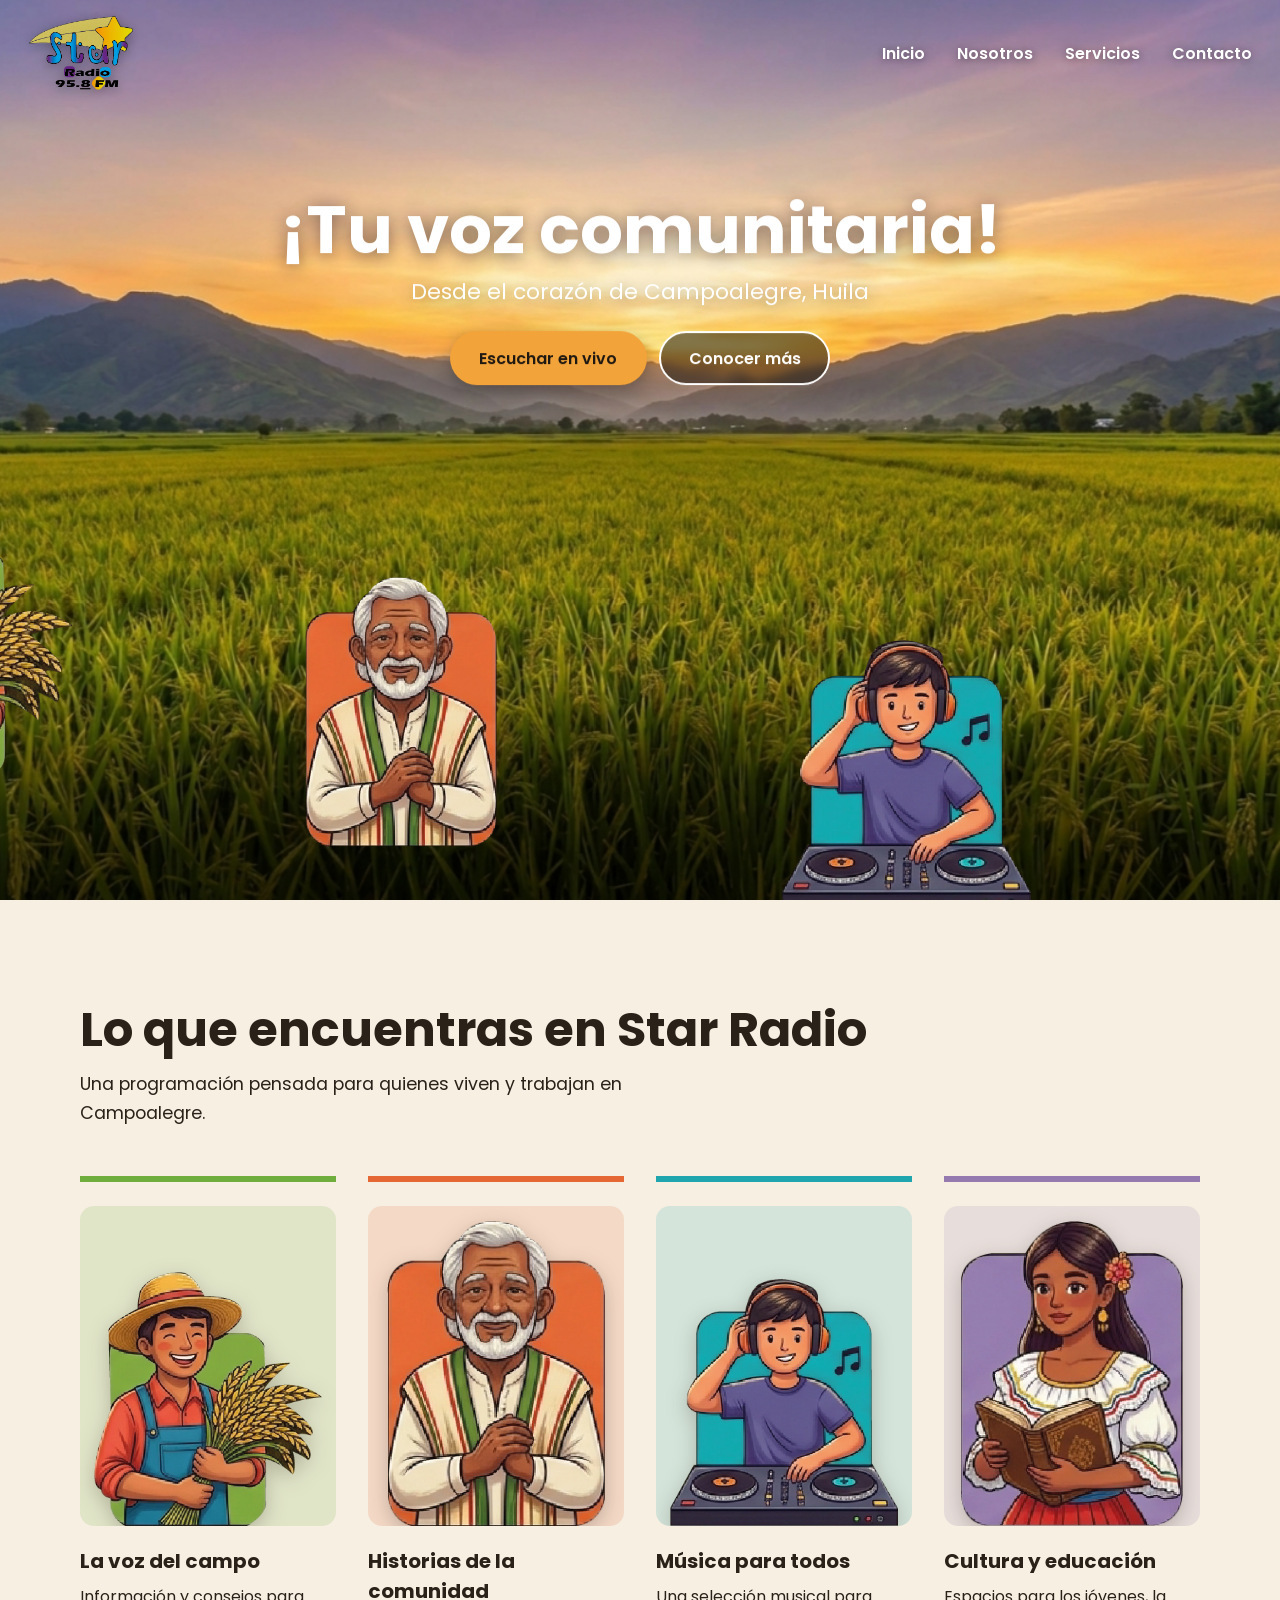
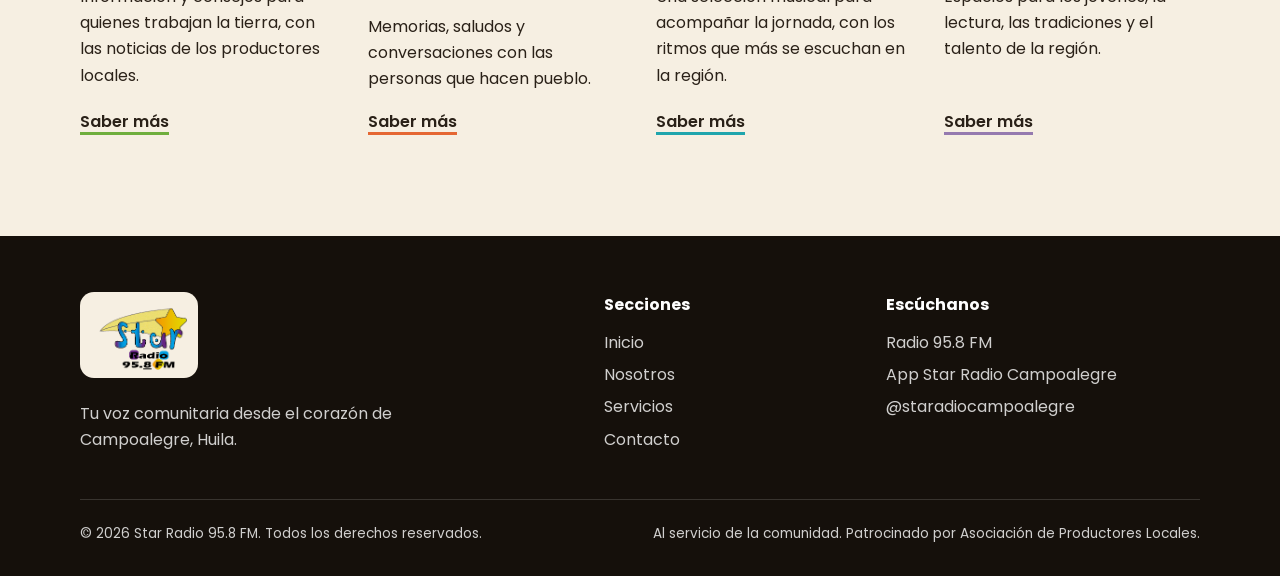
<file: index.html>
<!DOCTYPE html>
<html lang="es">
<head>
    <meta charset="UTF-8">
    <meta name="viewport" content="width=device-width, initial-scale=1.0">
    <title>Star Radio 95.8 FM | Tu voz comunitaria desde Campoalegre, Huila</title>
    <meta name="description" content="Star Radio 95.8 FM, la emisora comunitaria de Campoalegre, Huila. Escúchanos en vivo, conoce nuestra programación y anuncia tu negocio.">

    <link rel="preconnect" href="https://fonts.googleapis.com">
    <link rel="preconnect" href="https://fonts.gstatic.com" crossorigin>
    <link href="https://fonts.googleapis.com/css2?family=Poppins:wght@400;600;700&display=swap" rel="stylesheet">
    <link rel="stylesheet" href="./CSS/estilo.css">
</head>
<body>

    <!-- ENCABEZADO: queda fijo arriba mientras se hace scroll -->
    <header>
        <a href="#inicio" class="logo">
            <img src="./IMG/1x/LOGO EMPRESA.png" alt="Star Radio 95.8 FM">
        </a>
        <nav aria-label="Principal">
            <ul class="menu">
                <li><a href="#inicio">Inicio</a></li>
                <li><a href="nosotros.html">Nosotros</a></li>
                <li><a href="servicios.html">Servicios</a></li>
                <li><a href="contacto.html">Contacto</a></li>
            </ul>
        </nav>
    </header>

    <main>

        <!-- INICIO: imagen principal con efecto parallax + propuesta de valor + botones.
             El orden importa: la primera imagen queda al fondo y la última al frente. -->
        <section class="parallax" id="inicio">
            <img src="./IMG/1x/fondo.jpg"     id="fondo"     alt="Arrozales de Campoalegre al atardecer">

            <div id="titulo" class="hero-texto">
                <h1>¡Tu voz comunitaria!</h1>
                <p>Desde el corazón de Campoalegre, Huila</p>
                <div class="botones">
                    <!-- TODO: cuando tengas el enlace de la transmisión, cámbialo aquí -->
                    <a href="contacto.html" class="btn btn-primario">Escuchar en vivo</a>
                    <a href="nosotros.html" class="btn btn-secundario">Conocer más</a>
                </div>
            </div>

            <img src="./IMG/1x/banner.png"    id="banner"    alt="Escucha en vivo 95.8 FM, app Star Radio Campoalegre">
            <img src="./IMG/1x/campesino.png" id="campesino" alt="Campesino con espigas de arroz">
            <img src="./IMG/1x/abuelo.png"    id="abuelo"    alt="Abuelo de la comunidad">
            <img src="./IMG/1x/DJ.png"        id="dj"        alt="DJ con su consola">
            <img src="./IMG/1x/joven.png"     id="joven"     alt="Joven con traje típico y un libro">
        </section>

        <!-- SERVICIOS -->
        <section class="servicios bloque" id="programacion">
            <div class="contenedor">
                <h2>Lo que encuentras en Star Radio</h2>
                <p class="intro">Una programación pensada para quienes viven y trabajan en Campoalegre.</p>

                <!-- TODO: ajusta los títulos y descripciones a tu programación real -->
                <div class="servicios-lista">
                    <article class="servicio" style="--acento: #6fae3d;">
                        <div class="marco"><img src="./IMG/Nueva carpeta/campesino.png" alt="Campesino con espigas de arroz"></div>
                        <h3>La voz del campo</h3>
                        <p>Información y consejos para quienes trabajan la tierra, con las noticias de los productores locales.</p>
                        <a href="contacto.html" class="enlace">Saber más</a>
                    </article>

                    <article class="servicio" style="--acento: #e56733;">
                        <div class="marco"><img src="./IMG/Nueva carpeta/abuelo.png" alt="Abuelo de la comunidad"></div>
                        <h3>Historias de la comunidad</h3>
                        <p>Memorias, saludos y conversaciones con las personas que hacen pueblo.</p>
                        <a href="contacto.html" class="enlace">Saber más</a>
                    </article>

                    <article class="servicio" style="--acento: #1fa5ad;">
                        <div class="marco"><img src="./IMG/Nueva carpeta/DJ.png" alt="DJ con su consola"></div>
                        <h3>Música para todos</h3>
                        <p>Una selección musical para acompañar la jornada, con los ritmos que más se escuchan en la región.</p>
                        <a href="contacto.html" class="enlace">Saber más</a>
                    </article>

                    <article class="servicio" style="--acento: #957aaf;">
                        <div class="marco"><img src="./IMG/Nueva carpeta/joven.png" alt="Joven con traje típico y un libro"></div>
                        <h3>Cultura y educación</h3>
                        <p>Espacios para los jóvenes, la lectura, las tradiciones y el talento de la región.</p>
                        <a href="contacto.html" class="enlace">Saber más</a>
                    </article>
                </div>
            </div>
        </section>

        </main>

    <!-- PIE DE PÁGINA -->
    <footer class="pie">
        <div class="contenedor pie-columnas">
            <div class="pie-marca">
                <a href="#inicio" class="pie-logo">
                    <img src="./IMG/1x/LOGO EMPRESA.png" alt="Star Radio 95.8 FM">
                </a>
                <p>Tu voz comunitaria desde el corazón de Campoalegre, Huila.</p>
            </div>

            <nav aria-label="Pie de página">
                <h3>Secciones</h3>
                <ul>
                    <li><a href="#inicio">Inicio</a></li>
                    <li><a href="nosotros.html">Nosotros</a></li>
                    <li><a href="servicios.html">Servicios</a></li>
                    <li><a href="contacto.html">Contacto</a></li>
                </ul>
            </nav>

            <div>
                <h3>Escúchanos</h3>
                <ul>
                    <li>Radio 95.8 FM</li>
                    <li>App Star Radio Campoalegre</li>
                    <li>@staradiocampoalegre</li>
                </ul>
            </div>
        </div>

        <div class="contenedor pie-final">
            <p>© <span id="anio">2026</span> Star Radio 95.8 FM. Todos los derechos reservados.</p>
            <p>Al servicio de la comunidad. Patrocinado por Asociación de Productores Locales.</p>
        </div>
    </footer>

    <script src="./JS/logica.js"></script>
</body>
</html>
</file>
<file: CSS/estilo.css>
/* ============================================================
   Star Radio 95.8 FM
   Paleta tomada del propio póster: marrón del banner, naranja
   del atardecer, morado del cielo y crema como fondo claro.
   ============================================================ */
:root {
    --marron: #1f1912;
    --marron-profundo: #15100b;
    --crema: #f6efe2;
    --texto: #2a2118;
    --naranja: #f2a33a;
    --anochecer: #2d2542;
}

* {
    margin: 0;
    padding: 0;
    box-sizing: border-box;
    font-family: 'Poppins', sans-serif;
}

html {
    scroll-behavior: smooth;
}

@media (prefers-reduced-motion: reduce) {
    html { scroll-behavior: auto; }
}

body {
    background: var(--marron);
    color: var(--crema);
}

section[id] {
    scroll-margin-top: 4.5rem;   /* que el encabezado fijo no tape el título al navegar */
}
#inicio {
    scroll-margin-top: 0;
}

a:focus-visible {
    outline: 3px solid var(--marron);
    outline-offset: 2px;
    box-shadow: 0 0 0 5px #fff;
}

/* ---------- Encabezado fijo ---------- */
header {
    position: fixed;
    top: 0;
    left: 0;
    width: 100%;
    padding: 1rem 1.75rem;
    display: flex;
    justify-content: space-between;
    align-items: center;
    z-index: 999;
    transition: background-color 0.3s, box-shadow 0.3s, padding 0.3s;
}

/* Al bajar, el encabezado se vuelve sólido para que siempre se lea
   (lo activa logica.js agregando la clase "con-fondo") */
header.con-fondo {
    padding: 0.55rem 1.75rem;
    background-color: rgba(246, 239, 226, 0.94);
    backdrop-filter: blur(8px);
    -webkit-backdrop-filter: blur(8px);
    box-shadow: 0 2px 16px rgba(0, 0, 0, 0.25);
}

/* Con el fondo crema, el menú pasa a texto oscuro */
header.con-fondo .menu li a {
    color: var(--texto);
    text-shadow: none;
}

header.con-fondo .logo img {
    filter: none;
}

/* ---------- Logo en la esquina superior izquierda ---------- */
.logo {
    --ancho-logo: clamp(96px, 9vw, 140px);   /* tamaño del logo: cámbialo aquí */
    display: block;
    line-height: 0;
    text-decoration: none;
}

header.con-fondo .logo {
    --ancho-logo: 72px;   /* el logo se achica al bajar */
}

.logo img {
    display: block;
    width: var(--ancho-logo);
    height: auto;
    /* El PNG trae margen transparente (9 % a la izquierda y arriba).
       Estos márgenes negativos lo compensan para que lo que se ve
       quede pegado a la esquina. */
    margin-left: calc(var(--ancho-logo) * -0.09);
    margin-top: calc(var(--ancho-logo) * -0.085);
    filter: drop-shadow(0 2px 6px rgba(0, 0, 0, 0.35));
    transition: width 0.3s, margin 0.3s;
}

.menu {
    list-style-type: none;
    display: flex;
    gap: 2rem;
}

.menu li a {
    color: #fff;
    text-decoration: none;
    font-weight: 600;
    text-shadow: 0 1px 8px rgba(20, 10, 30, 0.5);
    padding-bottom: 0.25rem;
    border-bottom: 2px solid transparent;
    transition: border-color 0.2s;
}

.menu li a:hover {
    border-bottom-color: var(--naranja);
}

/* ---------- Escena parallax (imagen principal) ---------- */
.parallax {
    height: 100vh;
    overflow: hidden;   /* lo que sale del cuadro se recorta */
    position: relative;
}

/* Todas las capas ocupan toda la escena y quedan alineadas abajo.
   Se mueven con transform (lo aplica logica.js), que es más fluido
   que animar left / right / bottom. */
.parallax img {
    position: absolute;
    inset: 0;
    width: 100%;
    height: 100%;
    object-fit: cover;
    object-position: center bottom;
    pointer-events: none;
    user-select: none;
    will-change: transform;
}

/* Titular + eslogan + botones, sobre el cielo y detrás de los personajes.
   Los tamaños usan vw y vh para que quepa también en pantallas bajas. */
.hero-texto {
    position: absolute;
    top: 11%;
    left: 0;
    right: 0;
    margin-inline: auto;
    width: min(92%, 900px);
    text-align: center;
    color: #fff;
    text-shadow: 0 2px 18px rgba(20, 10, 30, 0.55);
    will-change: transform;
}

.hero-texto h1 {
    font-size: clamp(2rem, min(5.4vw, 7.5vh), 4.6rem);
    line-height: 1.05;
    font-weight: 700;
}

.hero-texto p {
    font-size: clamp(1rem, min(1.7vw, 2.6vh), 1.4rem);
    margin: 0.6rem 0 1.4rem;
}

/* ---------- Botones ---------- */
.botones {
    display: flex;
    flex-wrap: wrap;
    justify-content: center;
    gap: 0.8rem;
}

.btn {
    display: inline-block;
    padding: 0.8rem 1.7rem;
    border: 2px solid transparent;
    border-radius: 999px;
    font-size: 1rem;
    font-weight: 600;
    text-decoration: none;
    text-shadow: none;
    transition: transform 0.2s, background-color 0.2s, color 0.2s;
}

.btn:hover {
    transform: translateY(-2px);
}

.btn-primario {
    background: var(--naranja);
    color: var(--marron);
    box-shadow: 0 6px 18px rgba(0, 0, 0, 0.3);
}

.btn-primario:hover {
    background: #ffb955;
}

.btn-secundario {
    background: rgba(31, 25, 18, 0.55);
    border-color: #fff;
    color: #fff;
    backdrop-filter: blur(4px);
    -webkit-backdrop-filter: blur(4px);
}

.btn-secundario:hover {
    background: rgba(31, 25, 18, 0.8);
}

.btn-oscuro {
    background: var(--marron);
    color: #fff;
}

.btn-oscuro:hover {
    background: #000;
}

.btn-borde {
    border-color: var(--marron);
    color: var(--marron);
}

.btn-borde:hover {
    background: var(--marron);
    color: #fff;
}

/* ---------- Estructura común de las secciones ---------- */
.bloque {
    padding: clamp(3.5rem, 8vw, 6.5rem) clamp(1.25rem, 6vw, 6rem);
}

.contenedor {
    max-width: 1120px;
    margin-inline: auto;
}

.bloque h2 {
    font-size: clamp(1.9rem, 4vw, 3rem);
    line-height: 1.15;
    font-weight: 700;
}

.bloque p {
    line-height: 1.65;
}

.intro {
    max-width: 60ch;
    margin-top: 0.8rem;
    font-size: 1.1rem;
}

/* ---------- Nosotros ---------- */
.section {
    background-color: var(--marron);
    color: var(--crema);
}

.nosotros {
    display: grid;
    grid-template-columns: 1fr 1fr;
    gap: clamp(1.5rem, 5vw, 4rem);
    align-items: start;
}

.nosotros p {
    max-width: 55ch;
    margin-bottom: 1rem;
    font-size: 1.1rem;
}

/* ---------- Servicios ---------- */
.servicios {
    background-color: var(--crema);
    color: var(--texto);
}

.servicios-lista {
    display: grid;
    grid-template-columns: repeat(auto-fit, minmax(230px, 1fr));
    gap: 2.5rem 2rem;
    margin-top: 3rem;
}

.servicio {
    display: flex;
    flex-direction: column;
    align-items: flex-start;
    border-top: 6px solid var(--acento);
    padding-top: 1.5rem;
}


/* ===== Tarjetas de "Lo que encuentras en Star Radio" =====
   Reemplaza en estilo.css el bloque ".servicio img { ... }" por este.
   Todas las imágenes ahora son cuadradas y con el mismo encuadre. */
.servicio {
    align-items: stretch;
}

/* Recuadro: proporción fija 4:5 con un fondo suave del color de la tarjeta.
   La imagen se ajusta completa dentro (sin recortarse) y apoyada abajo. */
.servicio .marco {
    display: flex;
    align-items: flex-end;
    justify-content: center;
    width: 100%;
    aspect-ratio: 4 / 5;
    overflow: hidden;            /* el zoom se queda dentro del recuadro */
    margin-bottom: 1.2rem;
    padding: 0.9rem 0.9rem 0;
    box-sizing: border-box;
    border-radius: 14px;
    background: color-mix(in srgb, var(--acento) 16%, transparent);
}

.servicio .marco img {
    display: block;
    width: 100%;
    height: 100%;
    object-fit: contain;
    object-position: center bottom;
    margin: 0;
    filter: drop-shadow(0 6px 10px rgba(42, 33, 24, 0.25));
    transform-origin: center bottom;
    transition: transform 0.4s ease;
}

.servicio:hover .marco img,
.servicio .marco:focus-within img {
    transform: scale(1.1);
}

@media (prefers-reduced-motion: reduce) {
    .servicio .marco img { transition: none; }
    .servicio:hover .marco img { transform: none; }
}

.servicio h3 {
    font-size: 1.25rem;
    margin-bottom: 0.5rem;
}

.servicio p {
    margin-bottom: 1rem;
}

.enlace {
    margin-top: auto;   /* alinea los "Saber más" abajo en todas las tarjetas */
    color: var(--texto);
    font-weight: 600;
    text-decoration: underline;
    text-decoration-color: var(--acento);
    text-decoration-thickness: 3px;
    text-underline-offset: 5px;
}

/* ---------- Pruebas sociales ---------- */
.testimonios {
    background-color: var(--anochecer);
    color: var(--crema);
}

.testimonios-lista {
    display: grid;
    grid-template-columns: repeat(auto-fit, minmax(260px, 1fr));
    gap: 2.5rem;
    margin-top: 2.5rem;
}

.testimonios blockquote {
    border-left: 4px solid var(--naranja);
    padding-left: 1.25rem;
}

.testimonios blockquote p {
    font-size: 1.15rem;
}

.testimonios blockquote footer {
    margin-top: 1rem;
    font-size: 0.9rem;
    opacity: 0.8;
}

.respaldo {
    margin-top: 3.5rem;
    padding-top: 1.5rem;
    border-top: 1px solid rgba(255, 255, 255, 0.2);
}

.respaldo p {
    font-size: 0.95rem;
    opacity: 0.8;
}

.respaldo ul {
    list-style: none;
    margin-top: 0.5rem;
}

.respaldo li {
    font-size: 1.3rem;
    font-weight: 600;
}

/* ---------- Contacto ---------- */
.contacto {
    background-color: var(--naranja);
    color: var(--marron);
}

.canales {
    display: grid;
    grid-template-columns: repeat(auto-fit, minmax(200px, 1fr));
    gap: 1.5rem;
    margin: 2.2rem 0;
}

.canales dt {
    font-size: 0.9rem;
    font-weight: 600;
    opacity: 0.75;
}

.canales dd {
    font-size: clamp(1.3rem, 2.4vw, 1.9rem);
    font-weight: 700;
    line-height: 1.2;
}

.contacto .botones {
    justify-content: flex-start;
}

/* ---------- Pie de página ---------- */
.pie {
    background-color: var(--marron-profundo);
    color: rgba(255, 255, 255, 0.8);
    padding: 3.5rem clamp(1.25rem, 6vw, 6rem) 2rem;
}

.pie-columnas {
    display: grid;
    grid-template-columns: 2fr 1fr 1.3fr;
    gap: 2.5rem;
}

.pie h3 {
    font-size: 1rem;
    color: #fff;
    margin-bottom: 0.8rem;
}

.pie ul {
    list-style: none;
}

.pie li {
    margin-bottom: 0.45rem;
}

.pie a {
    color: inherit;
    text-decoration: none;
}

.pie a:hover {
    text-decoration: underline;
}

/* El logo tiene texto negro, así que en el pie va sobre una placa clara */
.pie-logo {
    display: inline-block;
    background: var(--crema);
    border-radius: 14px;
    padding: 0.5rem 0.7rem;
    line-height: 0;
    margin-bottom: 1rem;
}

.pie-logo img {
    display: block;
    width: 96px;
    height: auto;
}

.pie-marca p {
    max-width: 32ch;
    line-height: 1.6;
}

.pie-final {
    display: flex;
    flex-wrap: wrap;
    justify-content: space-between;
    gap: 0.5rem 2rem;
    margin-top: 2.5rem;
    padding-top: 1.5rem;
    border-top: 1px solid rgba(255, 255, 255, 0.15);
    font-size: 0.85rem;
}

/* ---------- Pantallas pequeñas ---------- */
@media (max-width: 720px) {
    header {
        padding: 0.8rem 1rem;
    }
    header.con-fondo {
        padding: 0.5rem 1rem;
    }
    .logo { --ancho-logo: 68px; }
    header.con-fondo .logo { --ancho-logo: 54px; }
    .menu { gap: 0.8rem; }
    .menu li a { font-size: 0.8rem; }

    .hero-texto { top: 12%; }
    .btn { padding: 0.65rem 1.05rem; font-size: 0.9rem; }
    .botones { gap: 0.6rem; }

    .nosotros { grid-template-columns: 1fr; }
    .pie-columnas { grid-template-columns: 1fr; }
}

/* ============================================================
   Página "Nosotros" — se carga DESPUÉS de estilo.css y reutiliza
   sus variables, botones y secciones (.bloque, .contenedor, etc.)
   ============================================================ */

/* Página actual marcada en el menú */
.menu li a[aria-current="page"] {
    border-bottom-color: var(--naranja);
}

/* ---------- Portada interna ---------- */
.hero-interno {
    padding: clamp(9rem, 22vh, 13rem) clamp(1.25rem, 6vw, 6rem) clamp(3.5rem, 8vw, 5.5rem);
    background:
        linear-gradient(180deg, rgba(31, 25, 18, 0.35), rgba(31, 25, 18, 0.85)),
        url("../IMG/1x/fondo.jpg") center / cover;
    color: #fff;
    text-shadow: 0 2px 16px rgba(20, 10, 30, 0.5);
}

.hero-interno h1 {
    font-size: clamp(2rem, 5vw, 3.8rem);
    line-height: 1.08;
    font-weight: 700;
    max-width: 18ch;
}

.hero-interno p {
    margin-top: 0.9rem;
    max-width: 42ch;
    font-size: clamp(1.05rem, 1.8vw, 1.3rem);
}

/* ---------- Secciones claras y bloques de texto ---------- */
.claro {
    background-color: var(--crema);
    color: var(--texto);
}

.dos-col {
    display: grid;
    grid-template-columns: 1fr 1fr;
    gap: clamp(1.5rem, 5vw, 4rem);
    align-items: start;
}

.texto p {
    max-width: 55ch;
    margin-bottom: 1rem;
    font-size: 1.1rem;
}

.bloque h3 {
    font-size: 1.25rem;
    margin-bottom: 0.5rem;
}

/* ---------- Misión y visión ---------- */
.par {
    display: grid;
    grid-template-columns: repeat(auto-fit, minmax(280px, 1fr));
    gap: 2.5rem;
    margin-top: 2.5rem;
}

.par article {
    border-top: 6px solid var(--naranja);
    padding-top: 1.25rem;
}

.par p {
    max-width: 50ch;
    font-size: 1.1rem;
}

/* ---------- Marcos de foto (equipo y tarjetas) ----------
   El texto de ayuda queda debajo de la imagen: cuando subes la foto,
   la imagen lo tapa; si el archivo no existe, la imagen se quita
   y se ve el marco con la indicación. */
.foto {
    position: relative;
    display: grid;
    place-items: center;
    aspect-ratio: 4 / 5;
    overflow: hidden;
    border-radius: 18px;
    border: 2px dashed rgba(246, 239, 226, 0.35);
    background: rgba(255, 255, 255, 0.06);
    text-align: center;
    font-size: 0.9rem;
    opacity: 1;
}

.claro .foto {
    border-color: rgba(42, 33, 24, 0.35);
    background: rgba(42, 33, 24, 0.06);
}

.foto img {
    position: absolute;
    inset: 0;
    width: 100%;
    height: 100%;
    object-fit: cover;
}

/* ---------- Equipo ---------- */
.equipo-lista {
    display: grid;
    grid-template-columns: repeat(auto-fit, minmax(210px, 1fr));
    gap: 2rem;
    margin-top: 2.5rem;
}

.miembro figcaption {
    margin-top: 0.9rem;
    line-height: 1.4;
}

.miembro strong {
    display: block;
    font-size: 1.1rem;
}

/* ---------- Valores ---------- */
.valores-lista {
    display: grid;
    grid-template-columns: repeat(auto-fit, minmax(230px, 1fr));
    gap: 2.5rem 2rem;
    margin-top: 2.5rem;
}

.valor {
    border-top: 6px solid var(--acento);
    padding-top: 1.25rem;
}

/* ---------- Tarjetas de presentación ---------- */
.claro .intro code {
    background: rgba(42, 33, 24, 0.1);
    padding: 0.1rem 0.4rem;
    border-radius: 4px;
    font-size: 0.95em;
}

.tarjetas-lista {
    display: grid;
    grid-template-columns: repeat(auto-fit, minmax(300px, 1fr));
    gap: 1.75rem;
    margin-top: 2.5rem;
}

.foto.tarjeta {
    aspect-ratio: 9 / 5;   /* proporción de una tarjeta estándar (9 × 5 cm) */
    border-radius: 12px;
}

/* La tarjeta se muestra completa, sin recortar */
.foto.tarjeta img {
    object-fit: contain;
    background: #fff;
    box-shadow: 0 8px 22px rgba(42, 33, 24, 0.22);
}

@media (max-width: 720px) {
    .dos-col { grid-template-columns: 1fr; }
    .tarjetas-lista { grid-template-columns: 1fr; }
}

/* ============================================================
   Página "Servicios" — se carga después de estilo.css y nosotros.css
   ============================================================ */

.hero-botones {
    justify-content: flex-start;
    margin-top: 1.6rem;
}

.valor .para {
    margin-top: 0.8rem;
    font-size: 0.9rem;
    font-weight: 600;
    opacity: 0.8;
}

/* ---------- Paquetes ---------- */
.paquetes-lista {
    display: grid;
    grid-template-columns: repeat(auto-fit, minmax(260px, 1fr));
    gap: 1.75rem;
    margin-top: 2.5rem;
    align-items: stretch;
}

.paquete {
    display: flex;
    flex-direction: column;
    padding: 2rem 1.6rem;
    border: 2px solid rgba(246, 239, 226, 0.3);
    border-radius: 18px;
}

.paquete .precio {
    margin: 0.4rem 0 1.2rem;
    font-size: 1.9rem;
    font-weight: 700;
    line-height: 1.15;
}

.paquete .precio span {
    display: block;
    font-size: 0.85rem;
    font-weight: 400;
    opacity: 0.8;
}

.paquete ul {
    list-style: none;
    margin-bottom: 1.8rem;
}

.paquete li {
    position: relative;
    padding-left: 1.6rem;
    margin-bottom: 0.6rem;
    line-height: 1.45;
}

.paquete li::before {
    content: "✓";
    position: absolute;
    left: 0;
    color: var(--naranja);
    font-weight: 700;
}

.paquete .btn {
    margin-top: auto;
    text-align: center;
}

/* Sobre el fondo oscuro, el botón con borde debe verse claro */
.paquete .btn-borde {
    border-color: var(--crema);
    color: var(--crema);
}

.paquete .btn-borde:hover {
    background: var(--crema);
    color: var(--marron);
}

/* El paquete recomendado se destaca con un fondo crema */
.paquete.destacado {
    background: var(--crema);
    color: var(--texto);
    border-color: var(--naranja);
}

.paquete.destacado li::before {
    color: #b8690a;
}

.nota {
    margin-top: 1.8rem;
    font-size: 0.95rem;
    opacity: 0.85;
}

/* ---------- Logos de anunciantes ---------- */
.clientes-lista {
    display: grid;
    grid-template-columns: repeat(auto-fit, minmax(140px, 1fr));
    gap: 1rem;
    margin-top: 1rem;
}

.foto.logo-cliente {
    aspect-ratio: 3 / 2;
    border-radius: 12px;
    font-size: 0.8rem;
}

.foto.logo-cliente img {
    object-fit: contain;
    padding: 0.6rem;
    background: #fff;
}

/* ============================================================
   Página "Contacto" — se carga después de estilo.css y nosotros.css
   ============================================================ */

.contacto-grid {
    display: grid;
    grid-template-columns: 1.3fr 1fr;
    gap: clamp(2rem, 6vw, 5rem);
    align-items: start;
}

/* ---------- Formulario ---------- */
#form-contacto {
    margin-top: 1.8rem;
    max-width: 560px;
}

.campo {
    margin-bottom: 1.2rem;
}

.campo label {
    display: block;
    margin-bottom: 0.4rem;
    font-weight: 600;
}

.campo input,
.campo textarea {
    width: 100%;
    padding: 0.8rem 1rem;
    border: 2px solid rgba(42, 33, 24, 0.4);
    border-radius: 10px;
    background: #fff;
    color: var(--texto);
    font-size: 1rem;
}

.campo textarea {
    resize: vertical;
    min-height: 130px;
}

.campo input:focus-visible,
.campo textarea:focus-visible,
.privacidad input:focus-visible {
    outline: 3px solid var(--marron);
    outline-offset: 2px;
}

/* Campo trampa anti-robots: fuera de pantalla */
.trampa {
    position: absolute;
    left: -9999px;
}

/* ---------- Aviso de privacidad ---------- */
.privacidad {
    display: flex;
    gap: 0.7rem;
    align-items: flex-start;
    margin-top: 1.4rem;
}

.privacidad input {
    flex: none;
    width: 1.25rem;
    height: 1.25rem;
    margin-top: 0.2rem;
    accent-color: var(--marron);
}

.privacidad-texto {
    margin: 0.6rem 0 1.5rem 1.95rem;
    font-size: 0.85rem;
    line-height: 1.55;
    opacity: 0.85;
}

#form-contacto button {
    cursor: pointer;
}

#form-contacto button:disabled {
    opacity: 0.6;
    cursor: wait;
}

#estado-envio {
    margin-top: 1rem;
    font-weight: 600;
}

#estado-envio.ok    { color: #2c6a1b; }
#estado-envio.error { color: #a12a12; }

/* ---------- Canales y datos ---------- */
.datos {
    display: grid;
    gap: 1.2rem;
    margin: 1.8rem 0;
}

.datos dt {
    font-size: 0.9rem;
    font-weight: 600;
    opacity: 0.75;
}

.datos dd {
    font-size: 1.25rem;
    font-weight: 700;
    line-height: 1.35;
}

.botones-izq {
    justify-content: flex-start;
}

/* ---------- Ubicación y mapa ---------- */
.ubicacion-grid {
    display: grid;
    grid-template-columns: 1fr 1.2fr;
    gap: clamp(1.5rem, 5vw, 3.5rem);
    align-items: stretch;
}

.ubicacion-grid .datos {
    margin: 0;
    align-content: start;
}

.mapa {
    width: 100%;
    min-height: 340px;
    border: 0;
    border-radius: 16px;
}

@media (max-width: 720px) {
    .contacto-grid,
    .ubicacion-grid { grid-template-columns: 1fr; }
    .privacidad-texto { margin-left: 0; }
}
</file>
